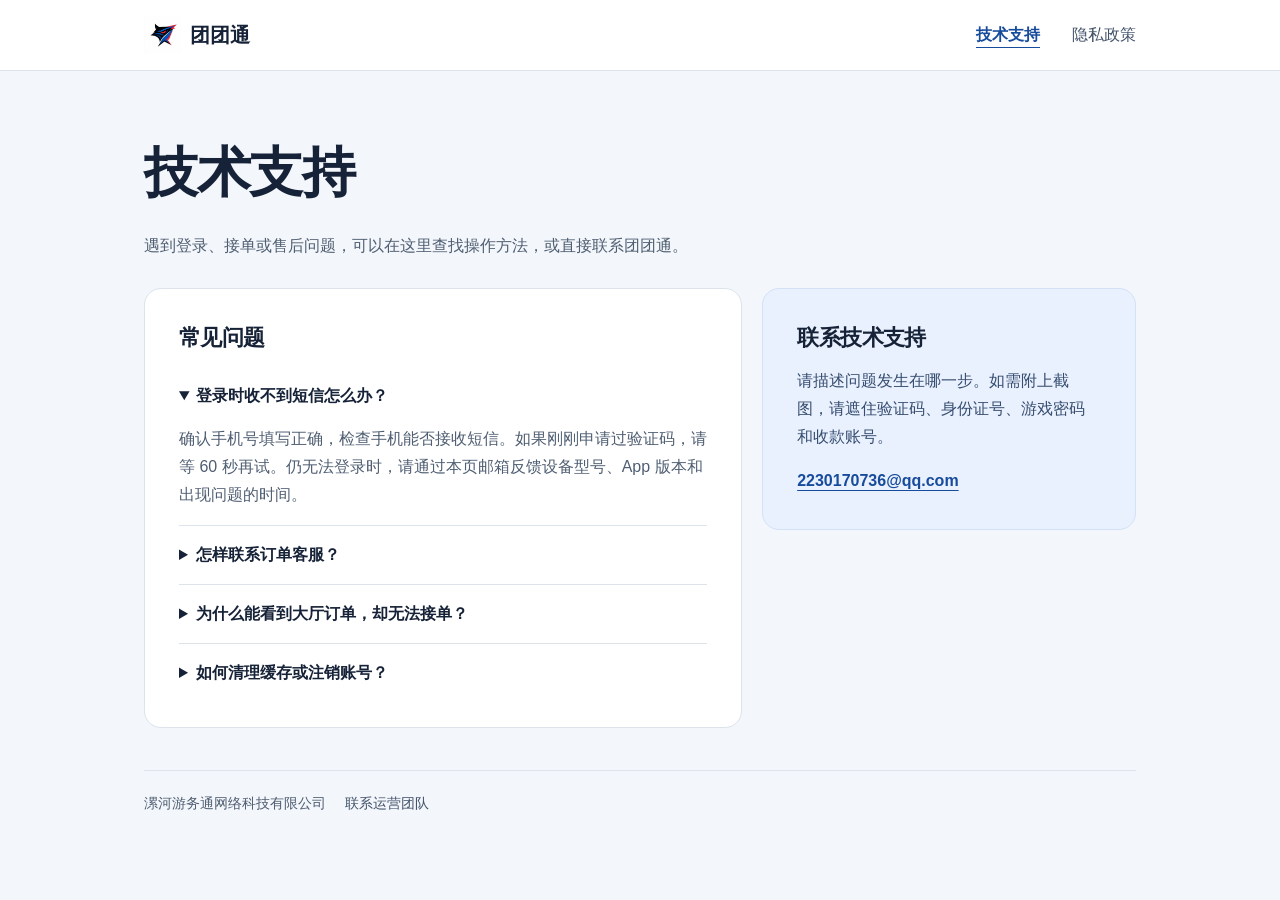
<file: index.html>
<!doctype html>
<html lang="zh-CN"><head><meta charset="utf-8"><meta name="viewport" content="width=device-width,initial-scale=1"><title>技术支持 · 团团通</title><meta name="description" content="获取团团通登录、订单、接单和售后支持，或通过电子邮件联系运营团队。"><link rel="icon" href="app.png"><link rel="stylesheet" href="style.css"></head><body><a class="skip" href="#content">跳到正文</a><header><div class="bar"><a class="brand" href="./"><img src="app.png" alt="" width="38" height="38">团团通</a><nav aria-label="主导航"><a href="./" aria-current="page">技术支持</a><a href="privacy.html" >隐私政策</a></nav></div></header><main id="content"><h1>技术支持</h1><p class="intro">遇到登录、接单或售后问题，可以在这里查找操作方法，或直接联系团团通。</p><div class="cols"><section class="panel"><h2>常见问题</h2><details open><summary>登录时收不到短信怎么办？</summary><p>确认手机号填写正确，检查手机能否接收短信。如果刚刚申请过验证码，请等 60 秒再试。仍无法登录时，请通过本页邮箱反馈设备型号、App 版本和出现问题的时间。</p></details>
<details><summary>怎样联系订单客服？</summary><p>进入相关订单详情，点击「联系客服」。后续回复可在「消息」中查看。反馈履约或售后问题时，请附上订单号及需要处理的具体事项。</p></details>
<details><summary>为什么能看到大厅订单，却无法接单？</summary><p>所有用户都可以浏览公开订单。接单会校验打手资质和订单要求的押金，请在「我的」查看打手入驻进度和押金状态。</p></details>
<details><summary>如何清理缓存或注销账号？</summary><p>打开「我的 → 设置」，可清除浏览和聊天缓存，或申请注销账号。若提示有待处理事项，请先完成相应订单、售后或余额处理。无法进入 App 时可通过邮箱联系。</p></details></section><aside class="panel contact"><h2>联系技术支持</h2><p>请描述问题发生在哪一步。如需附上截图，请遮住验证码、身份证号、游戏密码和收款账号。</p><p><a href="mailto:2230170736@qq.com">2230170736@qq.com</a></p></aside></div></main><footer>漯河游务通网络科技有限公司 <a href="mailto:2230170736@qq.com">联系运营团队</a></footer></body></html>
</file>
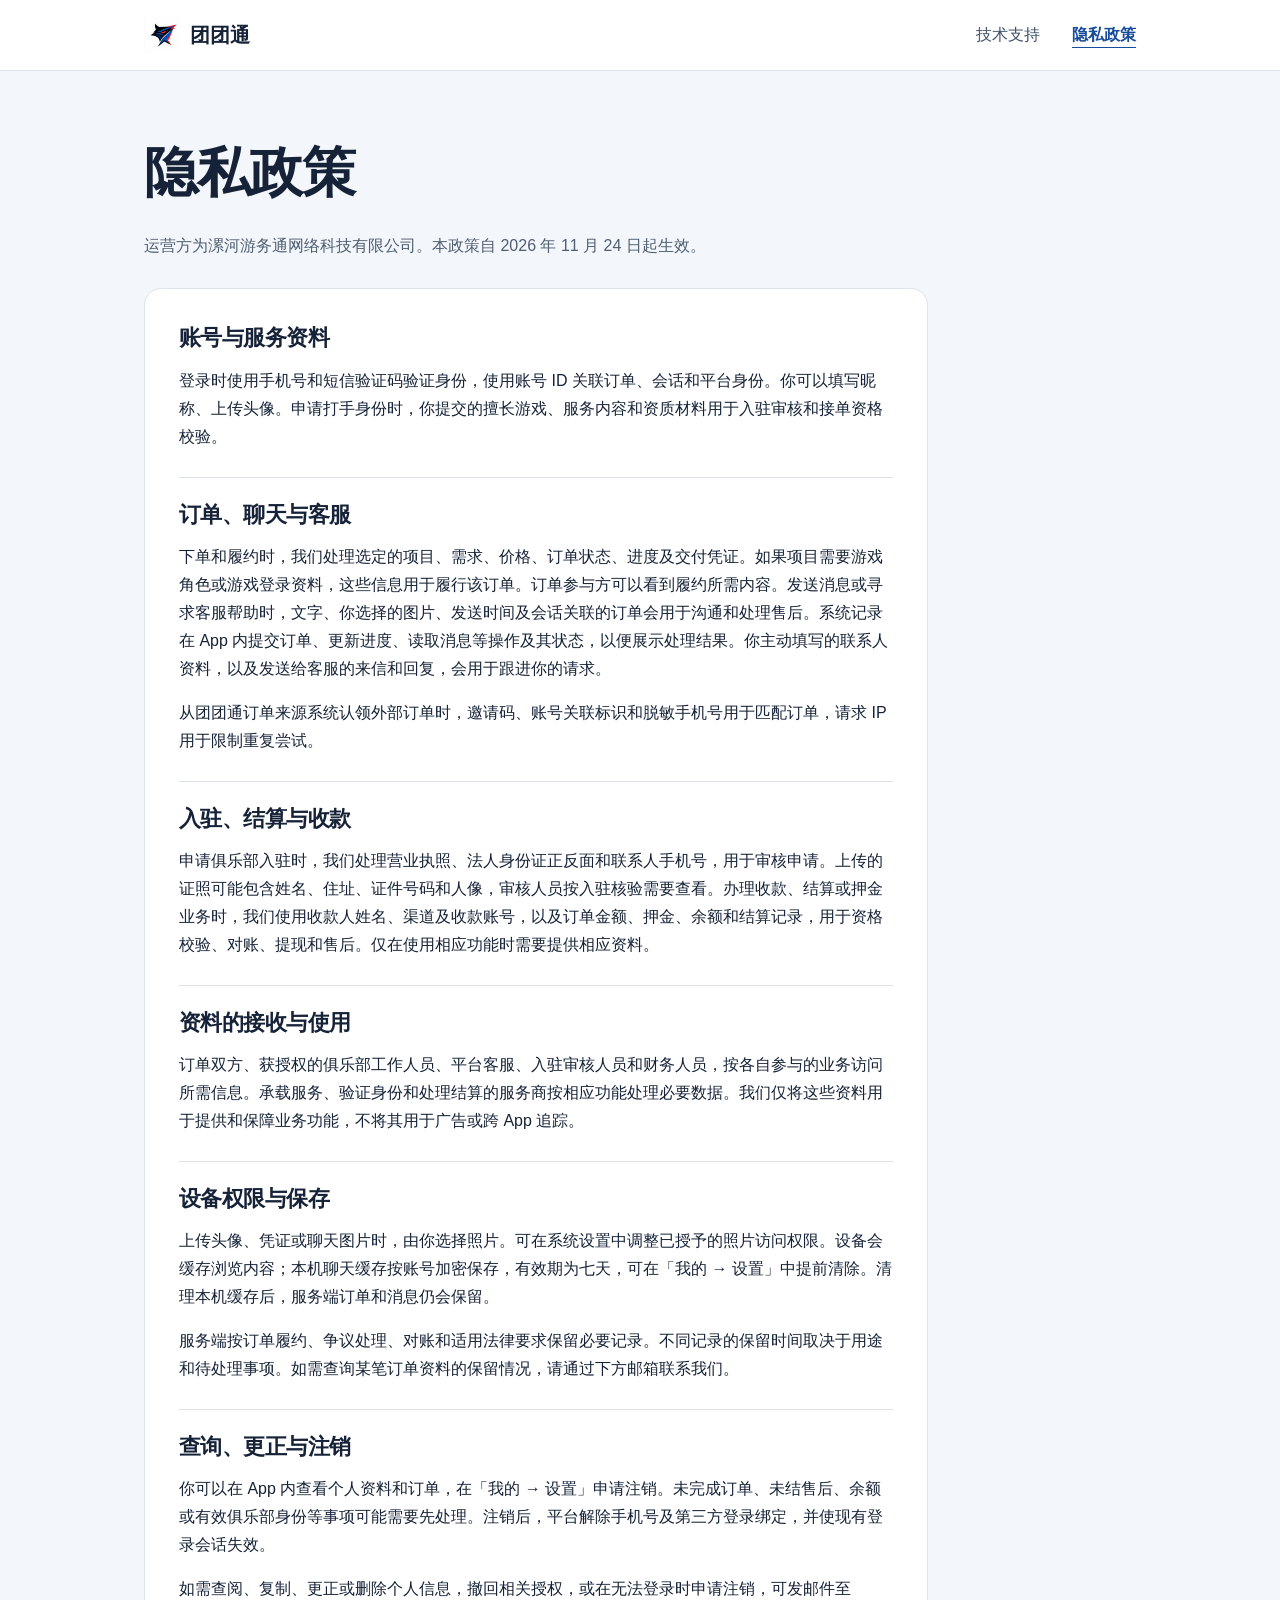
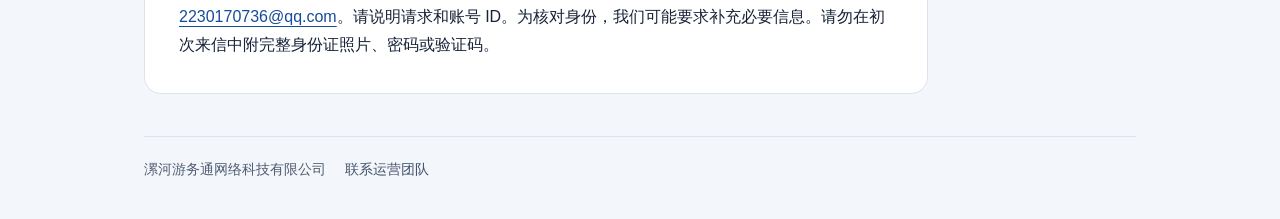
<file: privacy.html>
<!doctype html>
<html lang="zh-CN"><head><meta charset="utf-8"><meta name="viewport" content="width=device-width,initial-scale=1"><title>隐私政策 · 团团通</title><meta name="description" content="了解团团通如何处理账号、订单、消息和入驻资料，以及如何行使个人信息权利。"><link rel="icon" href="app.png"><link rel="stylesheet" href="style.css"></head><body><a class="skip" href="#content">跳到正文</a><header><div class="bar"><a class="brand" href="./"><img src="app.png" alt="" width="38" height="38">团团通</a><nav aria-label="主导航"><a href="./" >技术支持</a><a href="privacy.html" aria-current="page">隐私政策</a></nav></div></header><main id="content"><h1>隐私政策</h1><p class="intro">运营方为漯河游务通网络科技有限公司。本政策自 2026 年 11 月 24 日起生效。</p><article><section><h2>账号与服务资料</h2><p>登录时使用手机号和短信验证码验证身份，使用账号 ID 关联订单、会话和平台身份。你可以填写昵称、上传头像。申请打手身份时，你提交的擅长游戏、服务内容和资质材料用于入驻审核和接单资格校验。</p></section>
<section><h2>订单、聊天与客服</h2><p>下单和履约时，我们处理选定的项目、需求、价格、订单状态、进度及交付凭证。如果项目需要游戏角色或游戏登录资料，这些信息用于履行该订单。订单参与方可以看到履约所需内容。发送消息或寻求客服帮助时，文字、你选择的图片、发送时间及会话关联的订单会用于沟通和处理售后。系统记录在 App 内提交订单、更新进度、读取消息等操作及其状态，以便展示处理结果。你主动填写的联系人资料，以及发送给客服的来信和回复，会用于跟进你的请求。</p><p>从团团通订单来源系统认领外部订单时，邀请码、账号关联标识和脱敏手机号用于匹配订单，请求 IP 用于限制重复尝试。</p></section>
<section><h2>入驻、结算与收款</h2><p>申请俱乐部入驻时，我们处理营业执照、法人身份证正反面和联系人手机号，用于审核申请。上传的证照可能包含姓名、住址、证件号码和人像，审核人员按入驻核验需要查看。办理收款、结算或押金业务时，我们使用收款人姓名、渠道及收款账号，以及订单金额、押金、余额和结算记录，用于资格校验、对账、提现和售后。仅在使用相应功能时需要提供相应资料。</p></section>
<section><h2>资料的接收与使用</h2><p>订单双方、获授权的俱乐部工作人员、平台客服、入驻审核人员和财务人员，按各自参与的业务访问所需信息。承载服务、验证身份和处理结算的服务商按相应功能处理必要数据。我们仅将这些资料用于提供和保障业务功能，不将其用于广告或跨 App 追踪。</p></section>
<section><h2>设备权限与保存</h2><p>上传头像、凭证或聊天图片时，由你选择照片。可在系统设置中调整已授予的照片访问权限。设备会缓存浏览内容；本机聊天缓存按账号加密保存，有效期为七天，可在「我的 → 设置」中提前清除。清理本机缓存后，服务端订单和消息仍会保留。</p><p>服务端按订单履约、争议处理、对账和适用法律要求保留必要记录。不同记录的保留时间取决于用途和待处理事项。如需查询某笔订单资料的保留情况，请通过下方邮箱联系我们。</p></section>
<section><h2>查询、更正与注销</h2><p>你可以在 App 内查看个人资料和订单，在「我的 → 设置」申请注销。未完成订单、未结售后、余额或有效俱乐部身份等事项可能需要先处理。注销后，平台解除手机号及第三方登录绑定，并使现有登录会话失效。</p><p>如需查阅、复制、更正或删除个人信息，撤回相关授权，或在无法登录时申请注销，可发邮件至 <a href="mailto:2230170736@qq.com">2230170736@qq.com</a>。请说明请求和账号 ID。为核对身份，我们可能要求补充必要信息。请勿在初次来信中附完整身份证照片、密码或验证码。</p></section></article></main><footer>漯河游务通网络科技有限公司 <a href="mailto:2230170736@qq.com">联系运营团队</a></footer></body></html>
</file>
<file: style.css>
:root{color-scheme:light;--ink:#162237;--muted:#4f5e72;--blue:#174b9c;--line:#dce3eb;font-family:-apple-system,BlinkMacSystemFont,"PingFang SC","Microsoft YaHei",sans-serif;color:var(--ink);background:#f3f6fa}*{box-sizing:border-box}body{margin:0;font-size:1rem;line-height:1.75}a{color:var(--blue);text-underline-offset:.22em;overflow-wrap:anywhere}a:focus-visible,summary:focus-visible{outline:3px solid #235fc3;outline-offset:4px}.skip{position:absolute;left:-9999px}.skip:focus{left:12px;top:12px;background:white;z-index:2}header{background:#fff;border-bottom:1px solid var(--line)}.bar,main,footer{width:min(100% - 40px,62rem);margin:auto}.bar{display:flex;justify-content:space-between;align-items:center;min-height:70px;gap:14px}.brand{display:flex;align-items:center;gap:8px;text-decoration:none;font-weight:750;color:var(--ink);font-size:1.24rem}.brand img{width:38px;height:38px}.bar nav{display:flex;gap:clamp(10px,3.5vw,32px)}nav a,footer a{color:#42526a;text-decoration:none}nav [aria-current=page]{color:var(--blue);font-weight:700;text-decoration:underline;text-underline-offset:.45em}main{padding:clamp(28px,6vw,65px) 0 24px}h1,h2,h3{line-height:1.35;letter-spacing:-.025em}h1{font-size:clamp(2.1rem,5vw,3.35rem);margin:0 0 .45em}h2{font-size:1.35rem;margin:0 0 14px}p{margin:.45em 0 1em}.intro{max-width:44rem;color:var(--muted);margin:0 0 28px}.cols{display:grid;grid-template-columns:minmax(0,1.6fr) minmax(15rem,1fr);gap:20px;align-items:start}.panel,article{background:white;border:1px solid var(--line);border-radius:17px;padding:clamp(20px,3.6vw,34px)}.contact{background:#eaf1fe;border-color:#d3e1f7}.contact p{color:#364d70}.contact a{font-weight:650}details+details{border-top:1px solid var(--line)}summary{cursor:pointer;padding:15px 0;font-weight:600}details p{color:var(--muted);margin:0 0 16px}.panel details:last-child summary{padding-bottom:6px}article{max-width:49rem}article section+section{margin-top:26px;padding-top:22px;border-top:1px solid var(--line)}article section p:last-child,.contact p:last-child{margin-bottom:0}footer{border-top:1px solid var(--line);margin-top:18px;padding:20px 0 36px;color:var(--muted);font-size:.9rem}footer a{margin-left:15px}@media(max-width:660px){.cols{grid-template-columns:1fr}.bar,main,footer{width:calc(100% - 32px)}.bar nav{font-size:.94rem}.brand{font-size:1.1rem}.bar{min-height:62px}footer a{display:inline-block}}
</file>
